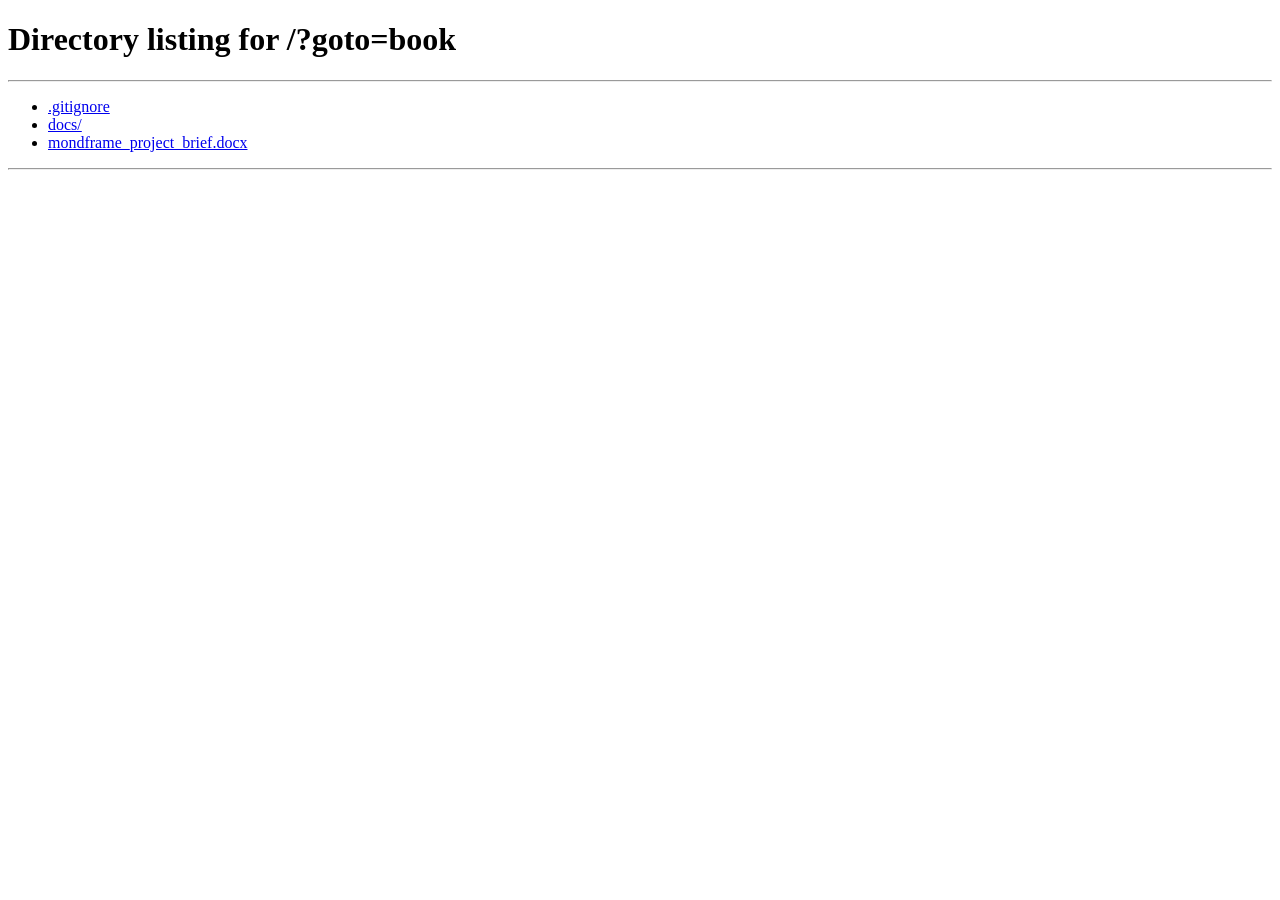
<file: docs/book/index.html>
<!DOCTYPE html>
<html lang="en">
<head>
<meta charset="UTF-8">
<title>Mondframe</title>
<link rel="canonical" href="https://mondframe.com/book">
<script>location.replace('/?goto=book');</script>
<meta http-equiv="refresh" content="0;url=/?goto=book">
</head>
<body></body>
</html>
</file>
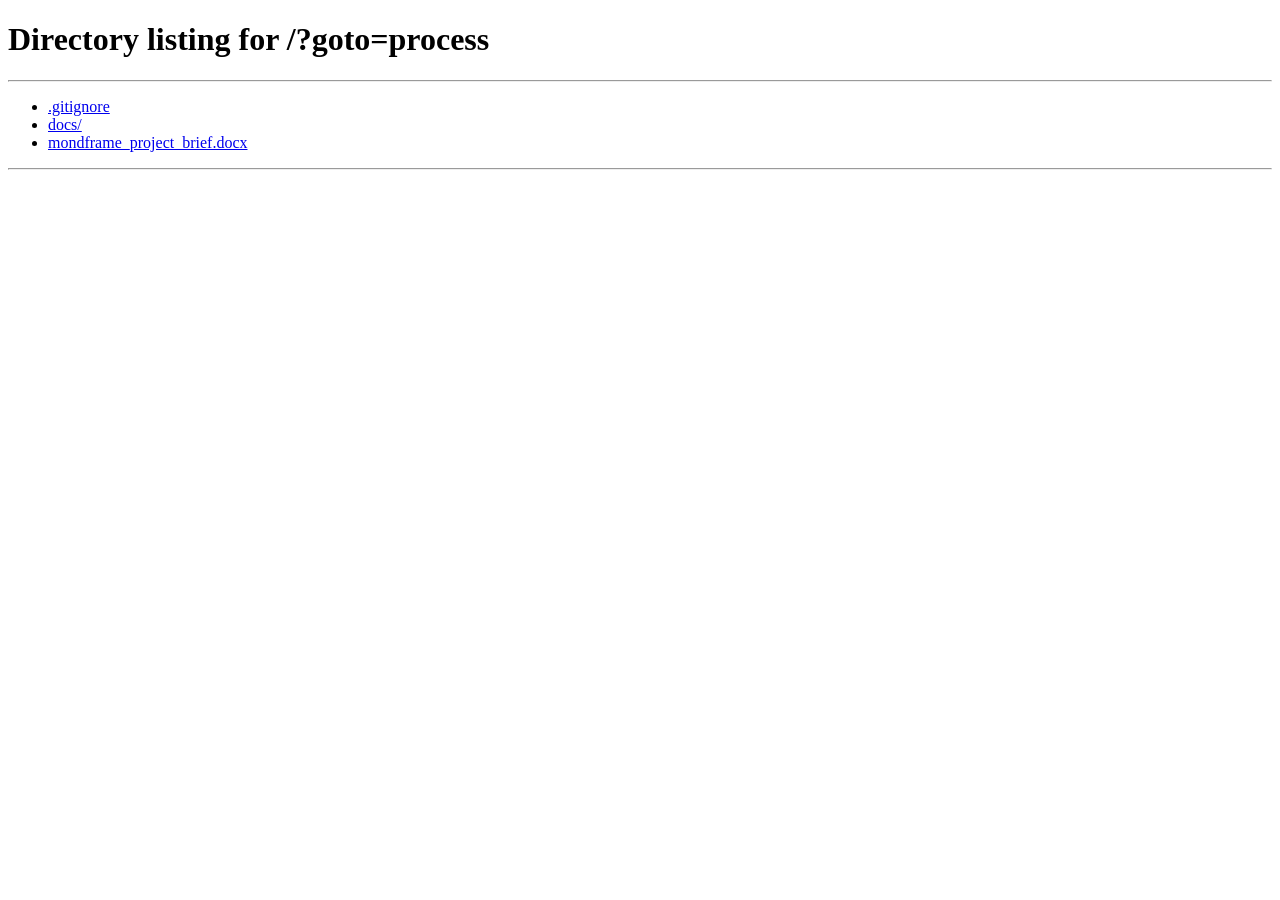
<file: docs/process/index.html>
<!DOCTYPE html>
<html lang="en">
<head>
<meta charset="UTF-8">
<title>Mondframe</title>
<link rel="canonical" href="https://mondframe.com/process">
<script>location.replace('/?goto=process');</script>
<meta http-equiv="refresh" content="0;url=/?goto=process">
</head>
<body></body>
</html>
</file>
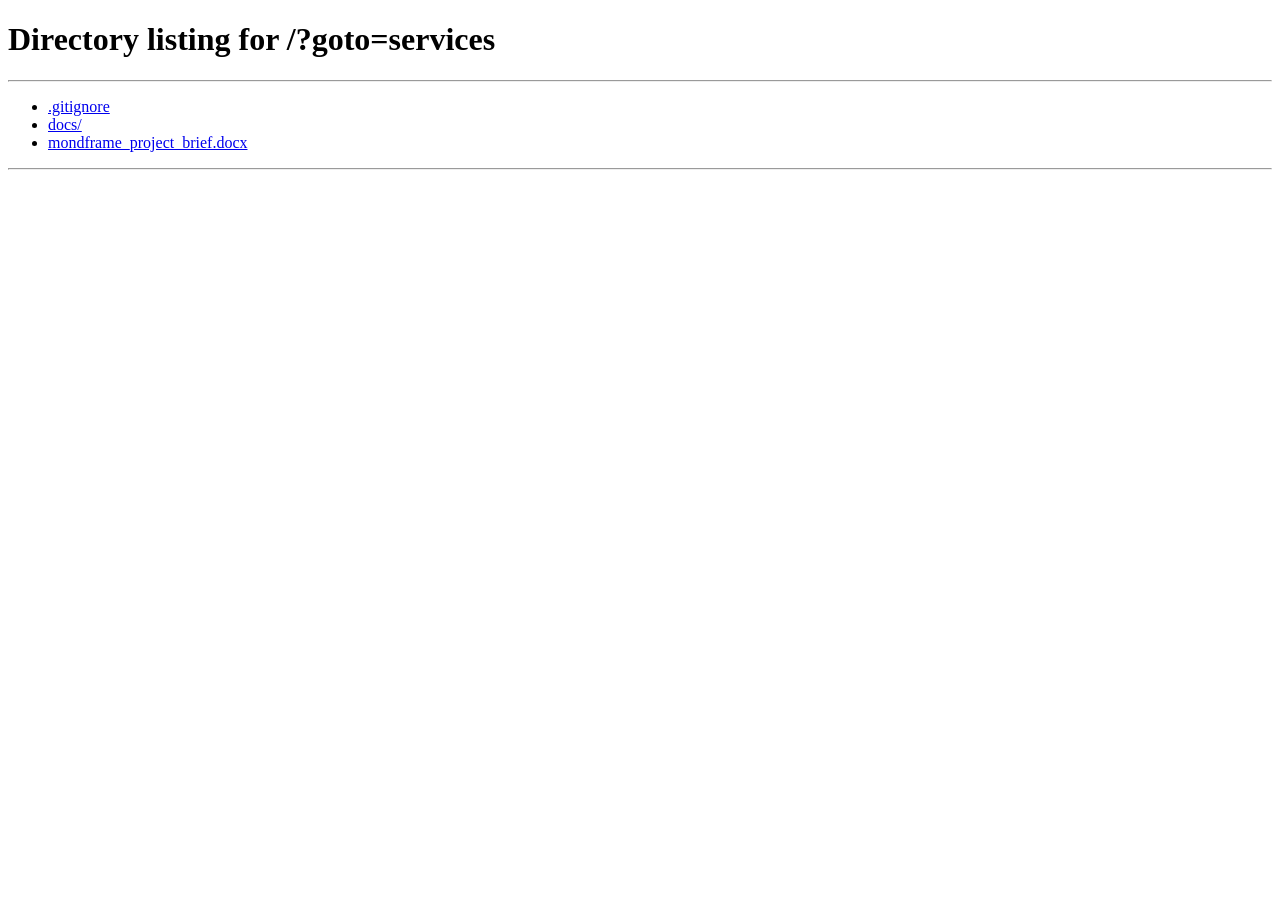
<file: docs/services/index.html>
<!DOCTYPE html>
<html lang="en">
<head>
<meta charset="UTF-8">
<title>Mondframe</title>
<link rel="canonical" href="https://mondframe.com/services">
<script>location.replace('/?goto=services');</script>
<meta http-equiv="refresh" content="0;url=/?goto=services">
</head>
<body></body>
</html>
</file>
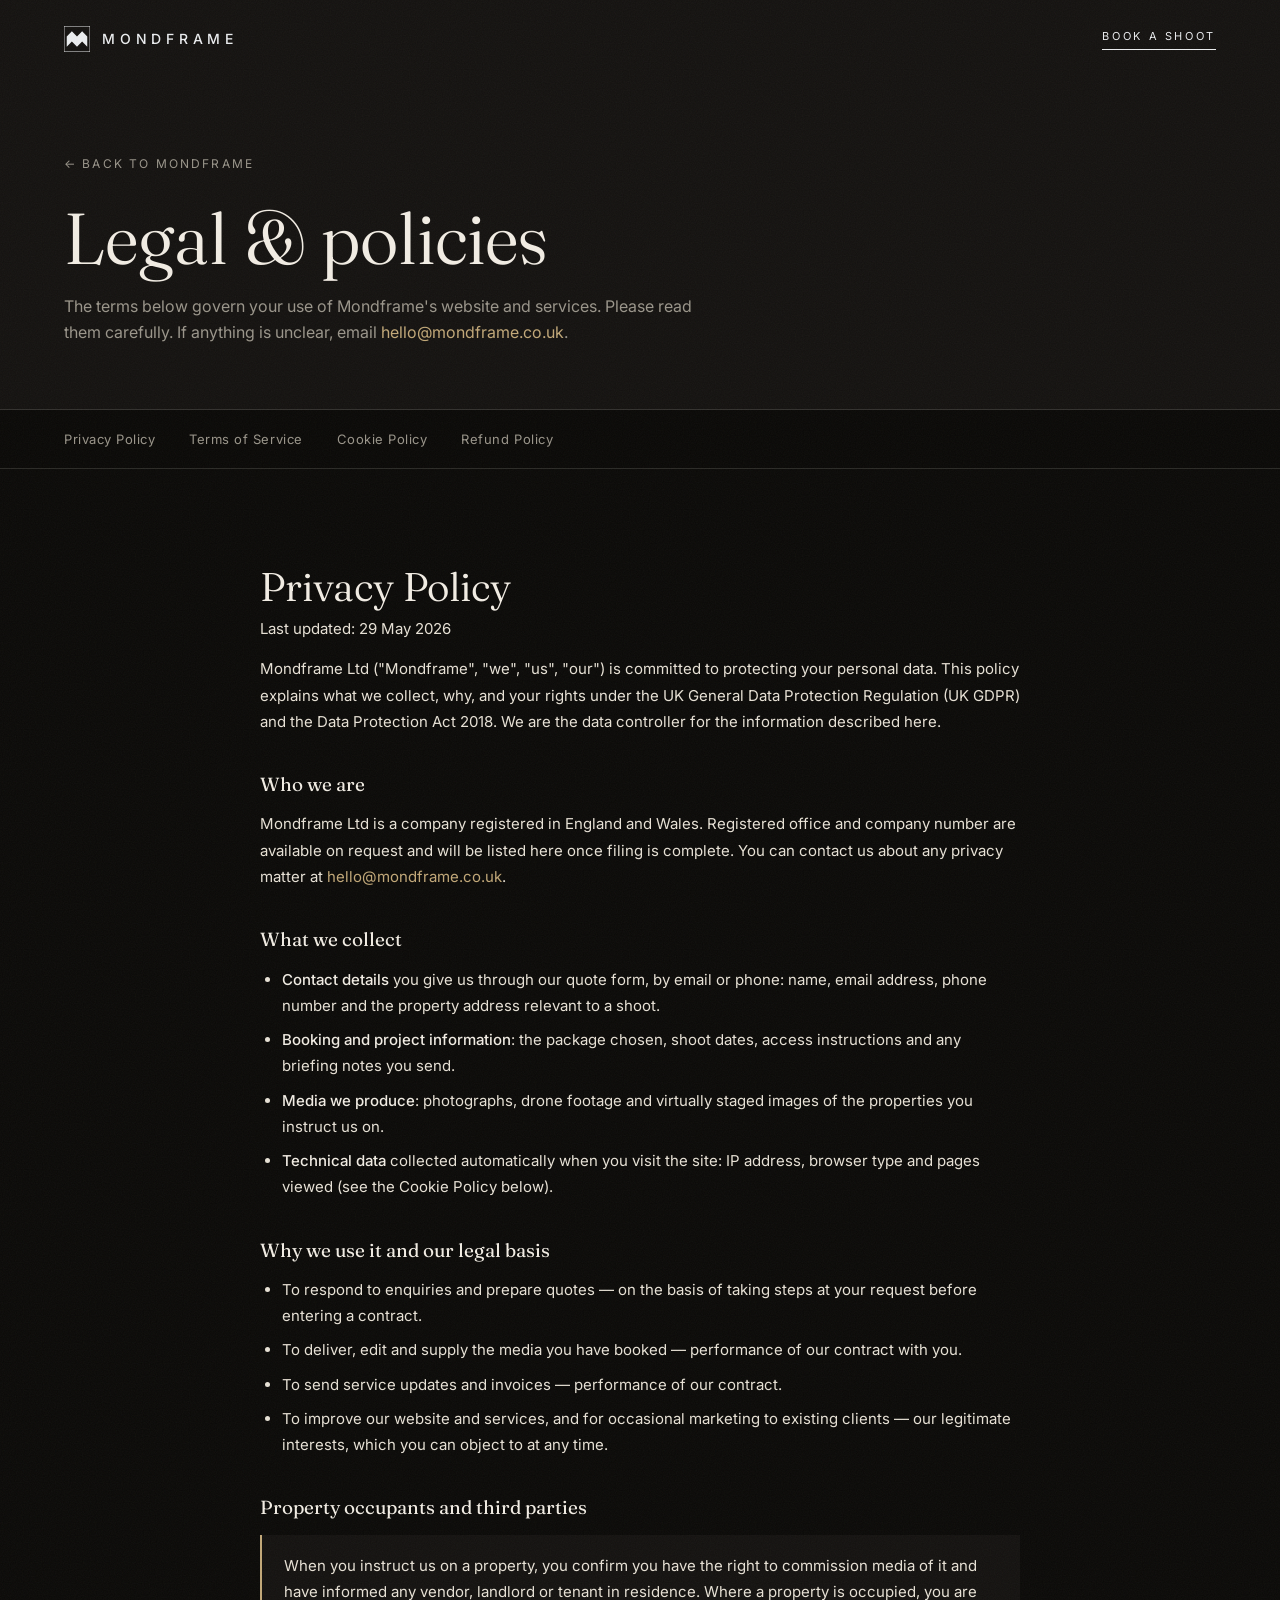
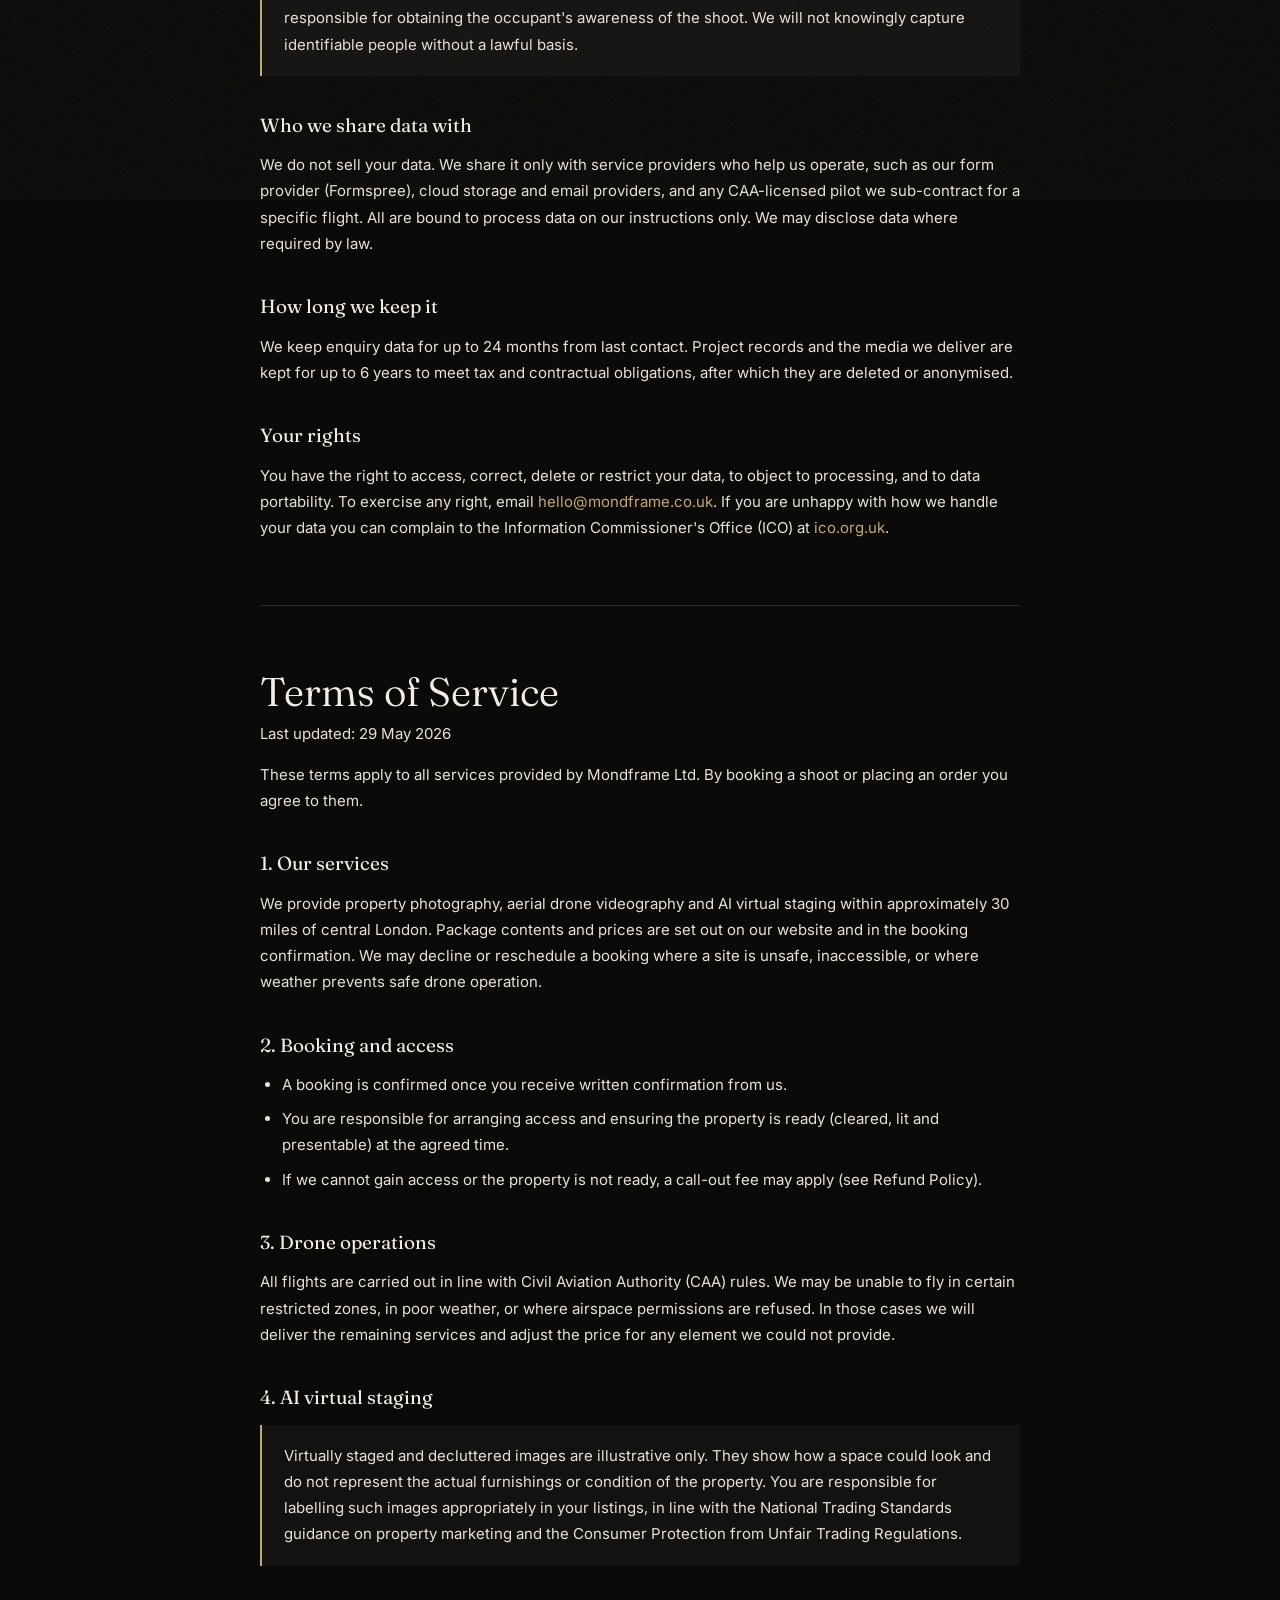
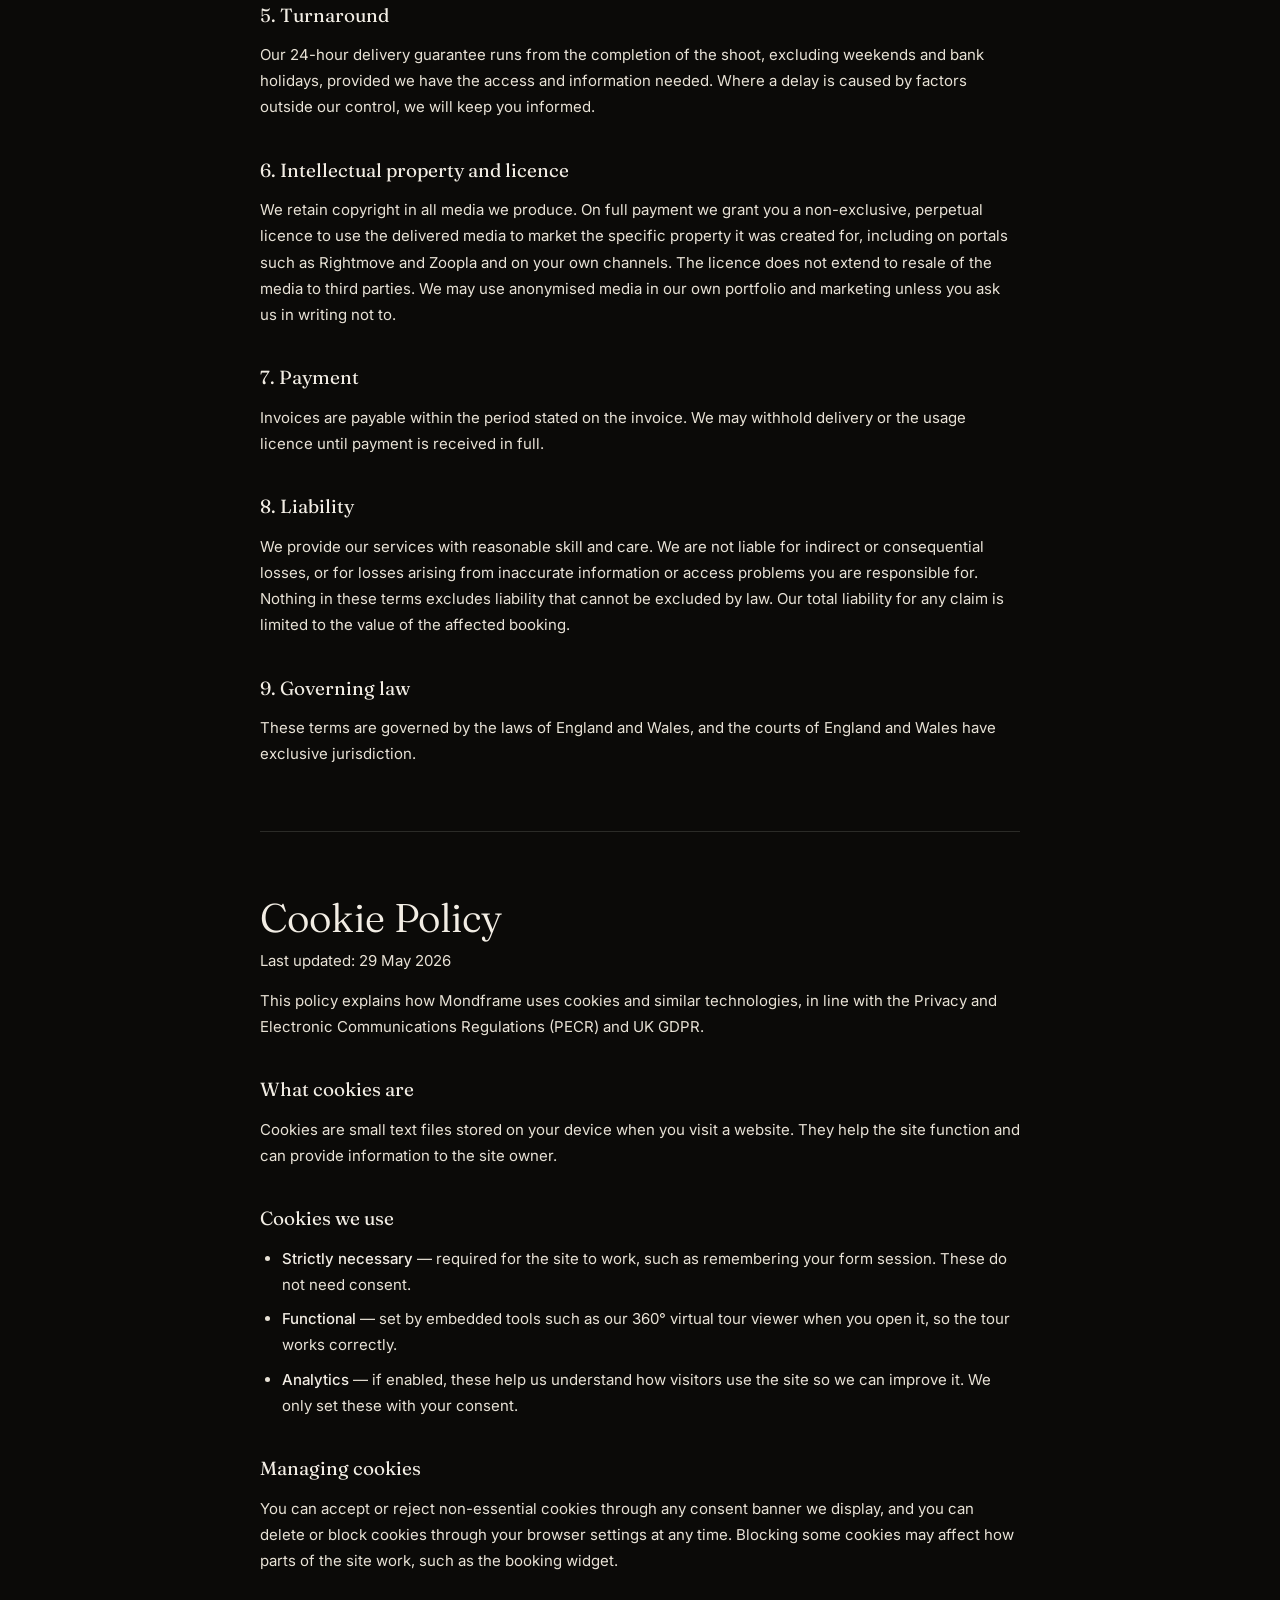
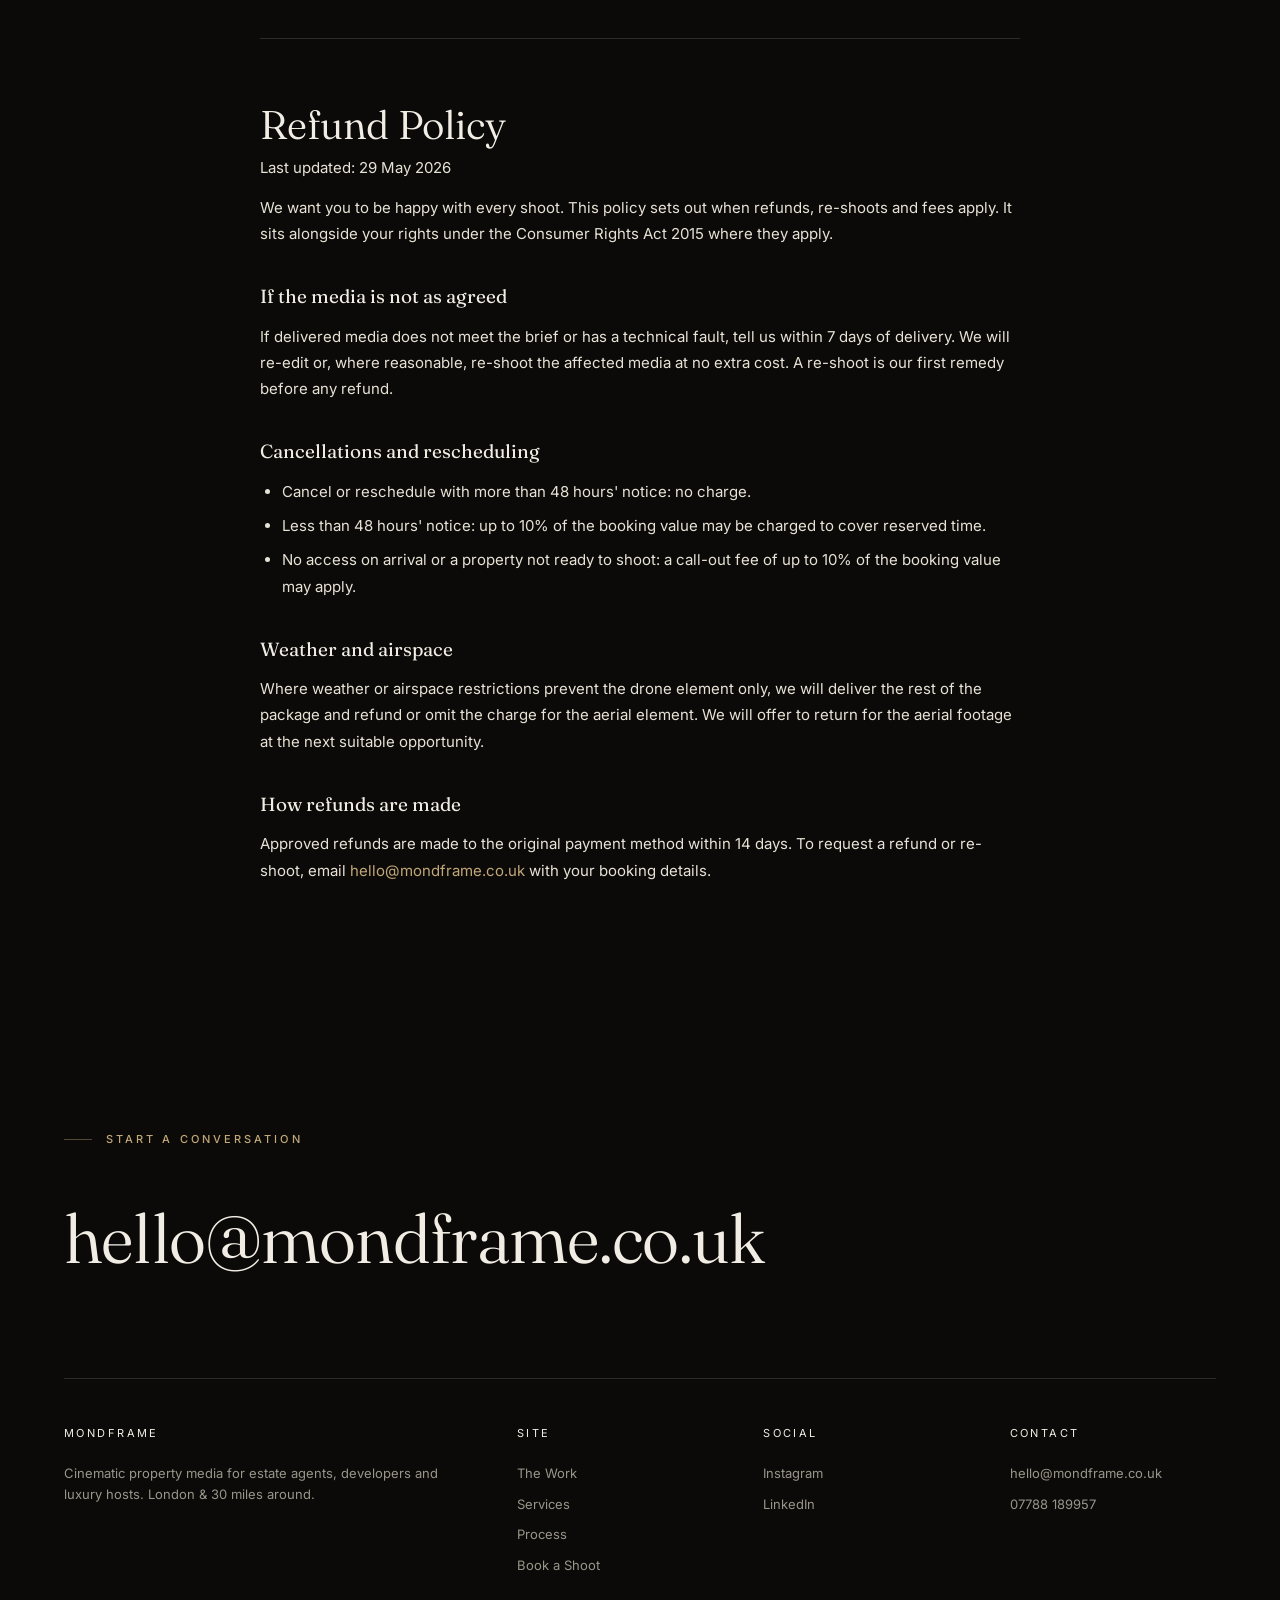
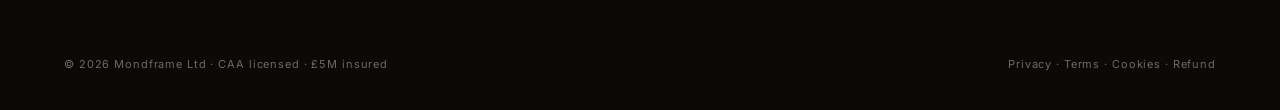
<file: docs/legal.html>
<!DOCTYPE html>
<html lang="en">
<head>
    <meta charset="UTF-8">
    <meta name="viewport" content="width=device-width, initial-scale=1.0">
    <title>Legal — Mondframe</title>
    <meta name="description" content="Mondframe legal information: Privacy Policy, Terms of Service, Cookie Policy and Refund Policy.">
    <link rel="icon" type="image/svg+xml" href="images/favicon.svg">
    <link rel="preconnect" href="https://fonts.googleapis.com">
    <link rel="preconnect" href="https://fonts.gstatic.com" crossorigin>
    <link href="https://fonts.googleapis.com/css2?family=Fraunces:ital,opsz,wght@0,9..144,300..600;1,9..144,300..600&family=Inter:wght@400;500&display=swap" rel="stylesheet">
    <link rel="stylesheet" href="main.css?v=2">
    <style>
        /* Legal page — built on main.css design tokens */
        .legal-hero{background:var(--ink-2);padding:clamp(96px,13vw,150px) var(--pad) clamp(40px,6vw,64px);border-bottom:1px solid var(--line);}
        .legal-hero .back-link{display:inline-block;margin-bottom:28px;font-size:12px;letter-spacing:.18em;text-transform:uppercase;color:var(--grey);}
        .legal-hero .back-link:hover{color:var(--gold);}
        .legal-hero h1{font-family:var(--font-display);font-weight:340;font-size:clamp(40px,7vw,72px);line-height:1.04;margin-bottom:18px;}
        .legal-hero p{font-size:16px;line-height:1.6;color:var(--grey);max-width:640px;}
        .legal-hero a{color:var(--gold);}

        .legal-nav{position:sticky;top:0;z-index:50;background:rgba(11,10,8,.92);backdrop-filter:blur(10px);border-bottom:1px solid var(--line);}
        .legal-nav ul{display:flex;gap:clamp(18px,3vw,34px);flex-wrap:wrap;list-style:none;margin:0;padding:16px var(--pad);}
        .legal-nav a{font-size:13px;letter-spacing:.04em;color:var(--grey);transition:color .25s var(--ease);}
        .legal-nav a:hover{color:var(--gold);}

        .legal-body{padding:clamp(56px,8vw,96px) var(--pad);}
        .legal-wrap{max-width:760px;margin:0 auto;}
        .legal-section{padding-top:64px;}
        .legal-section:first-child{padding-top:0;}
        .legal-section h2{font-family:var(--font-display);font-weight:340;font-size:clamp(28px,4vw,40px);line-height:1.08;margin-bottom:8px;}
        .legal-updated{font-size:13px;color:var(--grey-dark);margin-bottom:28px;}
        .legal-section h3{font-family:var(--font-display);font-weight:400;font-size:19px;margin:34px 0 12px;}
        .legal-section p,.legal-section li{font-size:15px;line-height:1.75;color:var(--paper-2);margin-bottom:14px;}
        .legal-section ul{list-style:disc;padding-left:22px;margin-bottom:14px;}
        .legal-section li{margin-bottom:8px;}
        .legal-section strong{color:var(--paper);font-weight:500;}
        .legal-section a{color:var(--gold);}
        .legal-section a:hover{text-decoration:underline;}
        .legal-divider{border:none;border-top:1px solid var(--line);margin:64px 0 0;}
        .legal-note{background:var(--ink-2);border-left:2px solid var(--gold);padding:18px 22px;margin-bottom:14px;}
        .legal-note p{margin-bottom:0;}

        @media (max-width:768px){.legal-section{padding-top:48px;}}
    </style>
</head>
<body class="ready">

<!-- Nav -->
<header class="nav">
    <a href="/" class="brand" aria-label="Mondframe home">
        <svg viewBox="0 0 132.49 132.49" fill="currentColor" aria-hidden="true">
            <path d="M130.49,2v128.49H2V2h128.49M132.49,0H0v132.49h132.49V0h0Z"/>
            <polygon points="40.14 27.04 13.98 53.2 13.95 105.48 40.1 79.32 66.23 105.45 66.26 53.17"/>
            <polygon points="92.42 27.01 66.26 53.17 66.23 105.45 92.39 79.29 118.51 105.41 118.54 53.13"/>
        </svg>
        Mondframe
    </a>
    <div class="nav-right">
        <a href="/book" class="nav-book">Book a shoot</a>
    </div>
</header>

<header class="legal-hero">
    <a href="/" class="back-link">← Back to Mondframe</a>
    <h1>Legal &amp; policies</h1>
    <p>The terms below govern your use of Mondframe's website and services. Please read them carefully. If anything is unclear, email <a href="mailto:hello@mondframe.co.uk">hello@mondframe.co.uk</a>.</p>
</header>

<nav class="legal-nav">
    <ul>
        <li><a href="#privacy">Privacy Policy</a></li>
        <li><a href="#terms">Terms of Service</a></li>
        <li><a href="#cookies">Cookie Policy</a></li>
        <li><a href="#refund">Refund Policy</a></li>
    </ul>
</nav>

<main class="legal-body">
    <div class="legal-wrap">

        <!-- ============ PRIVACY ============ -->
        <section class="legal-section" id="privacy">
            <h2>Privacy Policy</h2>
            <p class="legal-updated">Last updated: 29 May 2026</p>

            <p>Mondframe Ltd ("Mondframe", "we", "us", "our") is committed to protecting your personal data. This policy explains what we collect, why, and your rights under the UK General Data Protection Regulation (UK GDPR) and the Data Protection Act 2018. We are the data controller for the information described here.</p>

            <h3>Who we are</h3>
            <p>Mondframe Ltd is a company registered in England and Wales. Registered office and company number are available on request and will be listed here once filing is complete. You can contact us about any privacy matter at <a href="mailto:hello@mondframe.co.uk">hello@mondframe.co.uk</a>.</p>

            <h3>What we collect</h3>
            <ul>
                <li><strong>Contact details</strong> you give us through our quote form, by email or phone: name, email address, phone number and the property address relevant to a shoot.</li>
                <li><strong>Booking and project information</strong>: the package chosen, shoot dates, access instructions and any briefing notes you send.</li>
                <li><strong>Media we produce</strong>: photographs, drone footage and virtually staged images of the properties you instruct us on.</li>
                <li><strong>Technical data</strong> collected automatically when you visit the site: IP address, browser type and pages viewed (see the Cookie Policy below).</li>
            </ul>

            <h3>Why we use it and our legal basis</h3>
            <ul>
                <li>To respond to enquiries and prepare quotes — on the basis of taking steps at your request before entering a contract.</li>
                <li>To deliver, edit and supply the media you have booked — performance of our contract with you.</li>
                <li>To send service updates and invoices — performance of our contract.</li>
                <li>To improve our website and services, and for occasional marketing to existing clients — our legitimate interests, which you can object to at any time.</li>
            </ul>

            <h3>Property occupants and third parties</h3>
            <div class="legal-note">
                <p>When you instruct us on a property, you confirm you have the right to commission media of it and have informed any vendor, landlord or tenant in residence. Where a property is occupied, you are responsible for obtaining the occupant's awareness of the shoot. We will not knowingly capture identifiable people without a lawful basis.</p>
            </div>

            <h3>Who we share data with</h3>
            <p>We do not sell your data. We share it only with service providers who help us operate, such as our form provider (Formspree), cloud storage and email providers, and any CAA-licensed pilot we sub-contract for a specific flight. All are bound to process data on our instructions only. We may disclose data where required by law.</p>

            <h3>How long we keep it</h3>
            <p>We keep enquiry data for up to 24 months from last contact. Project records and the media we deliver are kept for up to 6 years to meet tax and contractual obligations, after which they are deleted or anonymised.</p>

            <h3>Your rights</h3>
            <p>You have the right to access, correct, delete or restrict your data, to object to processing, and to data portability. To exercise any right, email <a href="mailto:hello@mondframe.co.uk">hello@mondframe.co.uk</a>. If you are unhappy with how we handle your data you can complain to the Information Commissioner's Office (ICO) at <a href="https://ico.org.uk" target="_blank" rel="noopener noreferrer">ico.org.uk</a>.</p>
        </section>

        <hr class="legal-divider">

        <!-- ============ TERMS ============ -->
        <section class="legal-section" id="terms">
            <h2>Terms of Service</h2>
            <p class="legal-updated">Last updated: 29 May 2026</p>

            <p>These terms apply to all services provided by Mondframe Ltd. By booking a shoot or placing an order you agree to them.</p>

            <h3>1. Our services</h3>
            <p>We provide property photography, aerial drone videography and AI virtual staging within approximately 30 miles of central London. Package contents and prices are set out on our website and in the booking confirmation. We may decline or reschedule a booking where a site is unsafe, inaccessible, or where weather prevents safe drone operation.</p>

            <h3>2. Booking and access</h3>
            <ul>
                <li>A booking is confirmed once you receive written confirmation from us.</li>
                <li>You are responsible for arranging access and ensuring the property is ready (cleared, lit and presentable) at the agreed time.</li>
                <li>If we cannot gain access or the property is not ready, a call-out fee may apply (see Refund Policy).</li>
            </ul>

            <h3>3. Drone operations</h3>
            <p>All flights are carried out in line with Civil Aviation Authority (CAA) rules. We may be unable to fly in certain restricted zones, in poor weather, or where airspace permissions are refused. In those cases we will deliver the remaining services and adjust the price for any element we could not provide.</p>

            <h3>4. AI virtual staging</h3>
            <div class="legal-note">
                <p>Virtually staged and decluttered images are illustrative only. They show how a space could look and do not represent the actual furnishings or condition of the property. You are responsible for labelling such images appropriately in your listings, in line with the National Trading Standards guidance on property marketing and the Consumer Protection from Unfair Trading Regulations.</p>
            </div>

            <h3>5. Turnaround</h3>
            <p>Our 24-hour delivery guarantee runs from the completion of the shoot, excluding weekends and bank holidays, provided we have the access and information needed. Where a delay is caused by factors outside our control, we will keep you informed.</p>

            <h3>6. Intellectual property and licence</h3>
            <p>We retain copyright in all media we produce. On full payment we grant you a non-exclusive, perpetual licence to use the delivered media to market the specific property it was created for, including on portals such as Rightmove and Zoopla and on your own channels. The licence does not extend to resale of the media to third parties. We may use anonymised media in our own portfolio and marketing unless you ask us in writing not to.</p>

            <h3>7. Payment</h3>
            <p>Invoices are payable within the period stated on the invoice. We may withhold delivery or the usage licence until payment is received in full.</p>

            <h3>8. Liability</h3>
            <p>We provide our services with reasonable skill and care. We are not liable for indirect or consequential losses, or for losses arising from inaccurate information or access problems you are responsible for. Nothing in these terms excludes liability that cannot be excluded by law. Our total liability for any claim is limited to the value of the affected booking.</p>

            <h3>9. Governing law</h3>
            <p>These terms are governed by the laws of England and Wales, and the courts of England and Wales have exclusive jurisdiction.</p>
        </section>

        <hr class="legal-divider">

        <!-- ============ COOKIES ============ -->
        <section class="legal-section" id="cookies">
            <h2>Cookie Policy</h2>
            <p class="legal-updated">Last updated: 29 May 2026</p>

            <p>This policy explains how Mondframe uses cookies and similar technologies, in line with the Privacy and Electronic Communications Regulations (PECR) and UK GDPR.</p>

            <h3>What cookies are</h3>
            <p>Cookies are small text files stored on your device when you visit a website. They help the site function and can provide information to the site owner.</p>

            <h3>Cookies we use</h3>
            <ul>
                <li><strong>Strictly necessary</strong> — required for the site to work, such as remembering your form session. These do not need consent.</li>
                <li><strong>Functional</strong> — set by embedded tools such as our 360° virtual tour viewer when you open it, so the tour works correctly.</li>
                <li><strong>Analytics</strong> — if enabled, these help us understand how visitors use the site so we can improve it. We only set these with your consent.</li>
            </ul>

            <h3>Managing cookies</h3>
            <p>You can accept or reject non-essential cookies through any consent banner we display, and you can delete or block cookies through your browser settings at any time. Blocking some cookies may affect how parts of the site work, such as the booking widget.</p>
        </section>

        <hr class="legal-divider">

        <!-- ============ REFUND ============ -->
        <section class="legal-section" id="refund">
            <h2>Refund Policy</h2>
            <p class="legal-updated">Last updated: 29 May 2026</p>

            <p>We want you to be happy with every shoot. This policy sets out when refunds, re-shoots and fees apply. It sits alongside your rights under the Consumer Rights Act 2015 where they apply.</p>

            <h3>If the media is not as agreed</h3>
            <p>If delivered media does not meet the brief or has a technical fault, tell us within 7 days of delivery. We will re-edit or, where reasonable, re-shoot the affected media at no extra cost. A re-shoot is our first remedy before any refund.</p>

            <h3>Cancellations and rescheduling</h3>
            <ul>
                <li>Cancel or reschedule with more than 48 hours' notice: no charge.</li>
                <li>Less than 48 hours' notice: up to 10% of the booking value may be charged to cover reserved time.</li>
                <li>No access on arrival or a property not ready to shoot: a call-out fee of up to 10% of the booking value may apply.</li>
            </ul>

            <h3>Weather and airspace</h3>
            <p>Where weather or airspace restrictions prevent the drone element only, we will deliver the rest of the package and refund or omit the charge for the aerial element. We will offer to return for the aerial footage at the next suitable opportunity.</p>

            <h3>How refunds are made</h3>
            <p>Approved refunds are made to the original payment method within 14 days. To request a refund or re-shoot, email <a href="mailto:hello@mondframe.co.uk">hello@mondframe.co.uk</a> with your booking details.</p>
        </section>

    </div>
</main>

<!-- Footer -->
<footer class="footer">
    <div class="footer-cta">
        <span class="label">Start a conversation</span><br><br>
        <a class="footer-mail" href="mailto:hello@mondframe.co.uk">hello@mondframe.co.uk</a>
    </div>

    <div class="footer-grid">
        <div class="footer-col">
            <p class="ft">Mondframe</p>
            <p>Cinematic property media for estate agents, developers and luxury hosts. London &amp; 30 miles around.</p>
        </div>
        <div class="footer-col">
            <p class="ft">Site</p>
            <ul>
                <li><a href="/work">The Work</a></li>
                <li><a href="/services">Services</a></li>
                <li><a href="/process">Process</a></li>
                <li><a href="/book">Book a Shoot</a></li>
            </ul>
        </div>
        <div class="footer-col">
            <p class="ft">Social</p>
            <ul>
                <li><a href="https://instagram.com/ugluunice" target="_blank" rel="noopener">Instagram</a></li>
                <li><a href="https://www.linkedin.com/company/mondframe" target="_blank" rel="noopener">LinkedIn</a></li>
            </ul>
        </div>
        <div class="footer-col">
            <p class="ft">Contact</p>
            <ul>
                <li><a href="mailto:hello@mondframe.co.uk">hello@mondframe.co.uk</a></li>
                <li><a href="tel:+447788189957">07788 189957</a></li>
            </ul>
        </div>
    </div>

    <div class="footer-bottom">
        <p>© 2026 Mondframe Ltd · CAA licensed · £5M insured</p>
        <p><a href="legal.html#privacy">Privacy</a> · <a href="legal.html#terms">Terms</a> · <a href="legal.html#cookies">Cookies</a> · <a href="legal.html#refund">Refund</a></p>
    </div>
</footer>

</body>
</html>
</file>
<file: docs/main.css>
/* ============================================================
   MONDFRAME — Editorial / cinematic design system
   ============================================================ */

:root{
    --ink:        #0B0A08;
    --ink-2:      #141210;
    --ink-3:      #1D1A16;
    --paper:      #F2EDE4;
    --paper-2:    #E8E2D6;
    --grey:       #9A958A;
    --grey-dark:  #6E6A61;
    --gold:       #C2A878;
    --gold-soft:  rgba(194,168,120,.4);
    --line:       rgba(242,237,228,.14);
    --line-dark:  rgba(11,10,8,.14);

    --font-display: 'Fraunces', Georgia, serif;
    --font-body:    'Inter', -apple-system, sans-serif;

    --pad: clamp(20px, 5vw, 72px);
    --ease: cubic-bezier(.65,.05,.36,1);
}

*{margin:0;padding:0;box-sizing:border-box;}
html{scroll-behavior:auto;}
html.lenis,html.lenis body{height:auto;}
.lenis.lenis-smooth{scroll-behavior:auto!important;}

body{
    font-family:var(--font-body);
    background:var(--ink);
    color:var(--paper);
    font-size:16px;
    line-height:1.6;
    -webkit-font-smoothing:antialiased;
    overflow-x:hidden;
}

::selection{background:var(--gold);color:var(--ink);}

img,video{display:block;max-width:100%;}
a{color:inherit;text-decoration:none;}
button{font:inherit;color:inherit;background:none;border:none;cursor:pointer;}
ul{list-style:none;}

/* Film grain */
body::after{
    content:"";position:fixed;inset:-100%;z-index:2000;pointer-events:none;opacity:.05;
    background-image:url("data:image/svg+xml,%3Csvg xmlns='http://www.w3.org/2000/svg' width='220' height='220'%3E%3Cfilter id='n'%3E%3CfeTurbulence type='fractalNoise' baseFrequency='.85' numOctaves='2'/%3E%3C/filter%3E%3Crect width='100%25' height='100%25' filter='url(%23n)'/%3E%3C/svg%3E");
    animation:grain 9s steps(10) infinite;
}
@keyframes grain{
    0%,100%{transform:translate(0,0)} 10%{transform:translate(-3%,-5%)} 20%{transform:translate(4%,3%)}
    30%{transform:translate(-4%,6%)} 40%{transform:translate(5%,-4%)} 50%{transform:translate(-3%,3%)}
    60%{transform:translate(4%,5%)} 70%{transform:translate(-5%,-3%)} 80%{transform:translate(3%,4%)} 90%{transform:translate(-4%,-6%)}
}

/* ---------- Type & utilities ---------- */
.label{
    font-size:11px;font-weight:500;letter-spacing:.28em;text-transform:uppercase;
    color:var(--gold);display:inline-flex;align-items:center;gap:14px;
}
.label::before{content:"";width:28px;height:1px;background:var(--gold-soft);}
.display{
    font-family:var(--font-display);font-weight:340;line-height:1.02;
    letter-spacing:-0.015em;
    font-variation-settings:"opsz" 120;
}
.display em{font-style:italic;font-weight:330;color:var(--gold);}
.h-xl{font-size:clamp(44px,8.5vw,128px);}
.h-lg{font-size:clamp(36px,5.6vw,84px);}
.h-md{font-size:clamp(28px,3.6vw,54px);}
.lede{font-size:clamp(15px,1.3vw,18px);color:var(--grey);max-width:46ch;font-weight:400;}

.section{padding:clamp(90px,12vw,180px) var(--pad);}
.light{background:var(--paper);color:var(--ink);}
.light .lede{color:var(--grey-dark);}
.light ::selection{background:var(--ink);color:var(--paper);}

/* split-text reveal */
[data-split] .w{display:inline-block;overflow:hidden;vertical-align:top;padding-bottom:.08em;margin-bottom:-.08em;}
[data-split] .wi{display:inline-block;transform:translateY(115%);will-change:transform;}
.no-js [data-split] .wi,html.reduced [data-split] .wi{transform:none;}

[data-reveal]{opacity:0;transform:translateY(36px);}
html.reduced [data-reveal],.no-js [data-reveal]{opacity:1;transform:none;}

/* ---------- Buttons ---------- */
.btn{
    position:relative;display:inline-flex;align-items:center;gap:14px;
    padding:18px 34px;border-radius:999px;
    font-size:13px;font-weight:500;letter-spacing:.14em;text-transform:uppercase;
    border:1px solid var(--line);overflow:hidden;
    transition:color .45s var(--ease),border-color .45s var(--ease);
    isolation:isolate;white-space:nowrap;
}
.btn::before{
    content:"";position:absolute;inset:0;z-index:-1;background:var(--gold);
    transform:scaleY(0);transform-origin:bottom;transition:transform .45s var(--ease);
    border-radius:inherit;
}
.btn:hover{color:var(--ink);border-color:var(--gold);}
.btn:hover::before{transform:scaleY(1);}
.btn .arr{transition:transform .45s var(--ease);}
.btn:hover .arr{transform:translateX(5px);}
.btn-solid{background:var(--gold);color:var(--ink);border-color:var(--gold);}
.btn-solid::before{background:var(--paper);}
.light .btn{border-color:var(--line-dark);}

/* ---------- Custom cursor ---------- */
.cursor{position:fixed;top:0;left:0;z-index:3000;pointer-events:none;mix-blend-mode:difference;}
.cursor-dot{position:absolute;width:6px;height:6px;margin:-3px;border-radius:50%;background:#fff;}
.cursor-ring{
    position:absolute;width:44px;height:44px;margin:-22px;border-radius:50%;
    border:1px solid rgba(255,255,255,.6);
    display:flex;align-items:center;justify-content:center;
    transition:width .35s var(--ease),height .35s var(--ease),margin .35s var(--ease),background .35s var(--ease);
}
.cursor-ring span{font-size:10px;letter-spacing:.2em;text-transform:uppercase;color:#000;opacity:0;transition:opacity .25s;}
.cursor.is-hover .cursor-ring{width:18px;height:18px;margin:-9px;background:#fff;}
.cursor.is-label .cursor-ring{width:88px;height:88px;margin:-44px;background:#fff;border-color:#fff;}
.cursor.is-label .cursor-ring span{opacity:1;}
.cursor.is-label .cursor-dot{opacity:0;}
@media (pointer:coarse){.cursor{display:none;}}

/* ---------- Preloader ---------- */
.loader{
    position:fixed;inset:0;z-index:4000;background:var(--ink);
    display:flex;align-items:center;justify-content:center;flex-direction:column;gap:26px;
    transition:transform 1s var(--ease);
}
.loader.done{transform:translateY(-101%);}
.loader-mark{width:54px;height:54px;color:var(--gold);}
.loader-count{
    font-family:var(--font-display);font-size:13px;letter-spacing:.3em;color:var(--grey);
    display:flex;gap:18px;align-items:center;
}
.loader-bar{width:120px;height:1px;background:var(--line);position:relative;overflow:hidden;}
.loader-bar i{position:absolute;inset:0;background:var(--gold);transform:scaleX(0);transform-origin:left;}

/* ---------- Nav ---------- */
.nav{
    position:fixed;top:0;left:0;right:0;z-index:1000;
    display:flex;align-items:center;justify-content:space-between;
    padding:26px var(--pad);
    mix-blend-mode:difference;color:#fff;
    transition:transform .5s var(--ease);
}
.nav.hidden{transform:translateY(-110%);}
.brand{display:flex;align-items:center;gap:12px;font-size:14px;letter-spacing:.34em;font-weight:500;text-transform:uppercase;}
.brand svg{width:26px;height:26px;}
.nav-right{display:flex;align-items:center;gap:34px;}
.nav-book{font-size:11px;letter-spacing:.24em;text-transform:uppercase;position:relative;padding-bottom:4px;}
.nav-book::after{content:"";position:absolute;left:0;bottom:0;width:100%;height:1px;background:currentColor;transform-origin:right;transition:transform .4s var(--ease);}
.nav-book:hover::after{transform:scaleX(0);transform-origin:left;}
.menu-btn{display:flex;align-items:center;gap:12px;font-size:11px;letter-spacing:.24em;text-transform:uppercase;}
.menu-btn .lines{display:flex;flex-direction:column;gap:5px;width:26px;}
.menu-btn .lines i{height:1px;background:currentColor;transition:transform .4s var(--ease),width .4s var(--ease);}
.menu-btn .lines i:last-child{width:60%;align-self:flex-end;}
.menu-btn:hover .lines i:last-child{width:100%;}

/* Menu overlay */
.menu{
    position:fixed;inset:0;z-index:1500;background:var(--ink-2);
    clip-path:inset(0 0 100% 0);transition:clip-path .8s var(--ease);
    display:flex;flex-direction:column;justify-content:flex-end;
    padding:var(--pad);visibility:hidden;
}
.menu.open{clip-path:inset(0 0 0% 0);visibility:visible;}
.menu-close{position:absolute;top:26px;right:var(--pad);font-size:11px;letter-spacing:.24em;text-transform:uppercase;color:var(--grey);}
.menu-close:hover{color:var(--paper);}
.menu-links{display:flex;flex-direction:column;gap:4px;margin-bottom:8vh;}
.menu-links a{
    font-family:var(--font-display);font-size:clamp(40px,7vw,86px);font-weight:340;line-height:1.06;
    display:flex;align-items:baseline;gap:22px;color:var(--paper);width:max-content;max-width:100%;
    transition:color .4s,transform .55s var(--ease);
}
.menu-links a sup{font-family:var(--font-body);font-size:11px;letter-spacing:.2em;color:var(--gold);}
.menu-links a:hover{color:var(--gold);transform:translateX(18px);}
.menu-foot{display:flex;justify-content:space-between;gap:30px;flex-wrap:wrap;border-top:1px solid var(--line);padding-top:28px;font-size:13px;color:var(--grey);}
.menu-foot a:hover{color:var(--gold);}

/* ---------- Hero ---------- */
.hero{position:relative;height:100vh;overflow:hidden;background:var(--ink);}
.hero-pin{position:relative;height:100%;}
.hero-canvas{position:absolute;inset:0;}
.hero-canvas canvas{display:block;width:100%;height:100%;}
.hero-media{position:absolute;inset:0;}
.hero-media video{
    position:absolute;width:100%;height:100%;object-fit:cover;
    transition:opacity .8s linear;
}
.hero-media .v-interior{opacity:0;}
.hero-media::after{content:"";position:absolute;inset:0;background:linear-gradient(180deg,rgba(11,10,8,.5),rgba(11,10,8,.25) 40%,rgba(11,10,8,.78));}
/* when three.js is driving, hide the flat media layer */
.hero.gl .hero-media{display:none;}
.hero-pin::after{
    content:"";position:absolute;inset:0;z-index:3;pointer-events:none;
    background:linear-gradient(180deg,rgba(11,10,8,.4),transparent 32%,transparent 52%,rgba(11,10,8,.86) 94%);
}

.hero-content{
    position:absolute;inset:0;z-index:5;display:flex;flex-direction:column;
    justify-content:flex-end;padding:0 var(--pad) 11vh;pointer-events:none;
}
.hero-content .label{margin-bottom:26px;}
.hero-title{max-width:11ch;margin-bottom:30px;}
.hero-sub{margin-bottom:40px;}
.hero-ctas{display:flex;gap:18px;flex-wrap:wrap;pointer-events:auto;}
.hero-meta{
    position:absolute;right:var(--pad);bottom:11vh;z-index:5;text-align:right;
    font-size:11px;letter-spacing:.22em;text-transform:uppercase;color:var(--grey);
    display:flex;flex-direction:column;gap:8px;
}
.hero-scroll{
    position:absolute;left:50%;bottom:28px;transform:translateX(-50%);z-index:5;
    font-size:10px;letter-spacing:.3em;text-transform:uppercase;color:var(--grey);
    display:flex;flex-direction:column;align-items:center;gap:10px;
}
.hero-scroll::after{content:"";width:1px;height:42px;background:linear-gradient(var(--gold),transparent);animation:drip 2.2s var(--ease) infinite;}
@keyframes drip{0%{transform:scaleY(0);transform-origin:top}45%{transform:scaleY(1);transform-origin:top}55%{transform:scaleY(1);transform-origin:bottom}100%{transform:scaleY(0);transform-origin:bottom}}

/* ---------- Stats ---------- */
.stats{border-top:1px solid var(--line);border-bottom:1px solid var(--line);}
.stats-grid{display:grid;grid-template-columns:repeat(4,1fr);}
.stat{
    padding:clamp(40px,5vw,80px) clamp(20px,3vw,56px);
    border-left:1px solid var(--line);
}
.stat:first-child{border-left:none;}
.stat-num{font-family:var(--font-display);font-size:clamp(40px,4.6vw,76px);font-weight:340;line-height:1;color:var(--paper);display:block;margin-bottom:14px;}
.stat-num small{font-size:.45em;color:var(--gold);font-style:italic;margin-left:2px;}
.stat-label{font-size:11px;letter-spacing:.22em;text-transform:uppercase;color:var(--grey);}

/* ---------- Manifesto ---------- */
.manifesto{max-width:1100px;}
.manifesto .display{margin-top:34px;}
.manifesto .display .dim{color:var(--grey-dark);}

/* ---------- Services ---------- */
.services-head{display:flex;justify-content:space-between;align-items:flex-end;gap:40px;padding:0 var(--pad) clamp(50px,6vw,90px);flex-wrap:wrap;}
.service{
    position:sticky;top:0;height:100vh;overflow:hidden;
    display:flex;align-items:flex-end;
}
.service-media{position:absolute;inset:0;}
.service-media video,.service-media img{width:100%;height:100%;object-fit:cover;}
.service-media::after{content:"";position:absolute;inset:0;background:linear-gradient(180deg,rgba(11,10,8,.55),rgba(11,10,8,.12) 45%,rgba(11,10,8,.82));}
.service-inner{
    position:relative;z-index:2;width:100%;
    display:grid;grid-template-columns:auto 1fr auto;gap:clamp(24px,4vw,70px);align-items:end;
    padding:0 var(--pad) clamp(46px,7vh,80px);
}
.service-idx{font-family:var(--font-display);font-style:italic;font-size:clamp(20px,2vw,28px);color:var(--gold);padding-bottom:10px;}
.service-title{max-width:14ch;}
.service-side{max-width:320px;display:flex;flex-direction:column;gap:22px;padding-bottom:8px;}
.service-side p{font-size:14px;color:rgba(242,237,228,.78);}
.service-tags{display:flex;flex-wrap:wrap;gap:8px;}
.service-tags li{font-size:10px;letter-spacing:.18em;text-transform:uppercase;border:1px solid var(--line);border-radius:999px;padding:7px 14px;color:var(--grey);}
.service-link{font-size:11px;letter-spacing:.24em;text-transform:uppercase;color:var(--gold);display:inline-flex;gap:10px;align-items:center;width:max-content;}
.service-link .arr{transition:transform .4s var(--ease);}
.service-link:hover .arr{transform:translateX(6px);}
.service-topline{position:absolute;top:0;left:var(--pad);right:var(--pad);height:1px;background:var(--line);z-index:2;}

/* 360 hotspots */
.tour-spots{position:absolute;inset:0;z-index:1;}
.tour-spot{
    position:absolute;width:46px;height:46px;border-radius:50%;cursor:pointer;
    display:flex;align-items:center;justify-content:center;
}
.tour-spot::before{content:"";position:absolute;inset:0;border-radius:50%;border:1px solid var(--gold-soft);animation:pulse 2.6s var(--ease) infinite;}
.tour-spot i{width:8px;height:8px;border-radius:50%;background:var(--gold);}
.tour-spot span{
    position:absolute;left:54px;white-space:nowrap;font-size:10px;letter-spacing:.2em;text-transform:uppercase;
    color:var(--paper);opacity:0;transform:translateX(-8px);transition:.35s var(--ease);
}
.tour-spot:hover span{opacity:1;transform:none;}
@keyframes pulse{0%{transform:scale(.55);opacity:1}80%{transform:scale(1.5);opacity:0}100%{opacity:0}}

/* drone flight path */
.flight-path{position:absolute;inset:0;z-index:1;pointer-events:none;opacity:0;transition:opacity .8s;}
.service:hover .flight-path{opacity:1;}
.flight-path path{fill:none;stroke:var(--gold);stroke-width:1.4;stroke-dasharray:6 10;animation:dash 14s linear infinite;}
.flight-path circle{fill:var(--gold);}
@keyframes dash{to{stroke-dashoffset:-640;}}

/* ---------- Featured work ---------- */
.work-feed{display:flex;flex-direction:column;gap:clamp(70px,10vw,150px);padding:0 var(--pad);}
.case{display:grid;grid-template-columns:1fr 1fr;gap:clamp(26px,4vw,70px);align-items:end;}
.case:nth-child(even){direction:rtl;}
.case>*{direction:ltr;}
.case-media{
    position:relative;overflow:hidden;aspect-ratio:4/5;cursor:pointer;
}
.case.wide .case-media{aspect-ratio:16/10;}
.case-media video,.case-media img{
    width:100%;height:115%;object-fit:cover;will-change:transform;
    transition:transform 1.2s var(--ease);
}
.case-media:hover video,.case-media:hover img{transform:scale(1.045);}
.case-media .case-frame{position:absolute;inset:18px;border:1px solid rgba(242,237,228,.25);pointer-events:none;opacity:0;transition:opacity .6s;}
.case-media:hover .case-frame{opacity:1;}
.case-info{padding-bottom:6px;}
.case-num{font-family:var(--font-display);font-style:italic;color:var(--gold);font-size:18px;display:block;margin-bottom:18px;}
.case-info h3{margin-bottom:16px;max-width:14ch;}
.case-info p{font-size:14px;color:var(--grey);max-width:38ch;margin-bottom:24px;}
.case-meta{display:flex;gap:10px;flex-wrap:wrap;margin-bottom:28px;}
.case-meta li{font-size:10px;letter-spacing:.18em;text-transform:uppercase;border:1px solid var(--line);border-radius:999px;padding:7px 14px;color:var(--grey);}

/* ---------- Process ---------- */
.process{overflow:hidden;}
.process-head{padding:0 var(--pad) clamp(40px,5vw,70px);}
.process-track{display:flex;width:max-content;padding:0 var(--pad);}
.step{
    width:clamp(290px,32vw,460px);flex-shrink:0;
    border-left:1px solid var(--line-dark);padding:10px clamp(26px,3vw,52px) 30px;
    display:flex;flex-direction:column;gap:120px;
}
.step-idx{font-family:var(--font-display);font-style:italic;font-size:clamp(56px,6vw,96px);line-height:1;color:transparent;-webkit-text-stroke:1px var(--ink);opacity:.9;}
.step:nth-child(2) .step-idx,.step:nth-child(4) .step-idx{color:var(--gold);-webkit-text-stroke:0;}
.step h3{font-family:var(--font-display);font-weight:380;font-size:clamp(24px,2.2vw,34px);margin-bottom:12px;}
.step p{font-size:14px;color:var(--grey-dark);max-width:30ch;}
.process-line{height:1px;background:var(--line-dark);margin:clamp(40px,5vw,70px) var(--pad) 0;position:relative;}
.process-line i{position:absolute;inset:0;background:var(--gold);transform:scaleX(0);transform-origin:left;}

/* ---------- Voices ---------- */
.voices{position:relative;}
.voice{
    display:grid;grid-template-columns:1fr 1.4fr;gap:clamp(30px,5vw,80px);align-items:center;
    padding:clamp(50px,7vw,100px) 0;border-top:1px solid var(--line);
}
.voice:first-of-type{border-top:none;}
.voice-img{position:relative;overflow:hidden;aspect-ratio:4/3;}
.voice-img img{width:100%;height:115%;object-fit:cover;}
.voice blockquote{
    font-family:var(--font-display);font-weight:340;font-style:italic;
    font-size:clamp(22px,2.6vw,38px);line-height:1.3;letter-spacing:-.01em;
}
.voice blockquote::before{content:"“";color:var(--gold);}
.voice blockquote::after{content:"”";color:var(--gold);}
.voice cite{display:block;font-family:var(--font-body);font-style:normal;font-size:11px;letter-spacing:.24em;text-transform:uppercase;color:var(--grey);margin-top:26px;}

/* ---------- Final CTA ---------- */
.cta{position:relative;min-height:92vh;display:flex;align-items:center;justify-content:center;text-align:center;overflow:hidden;}
.cta-bg{position:absolute;inset:0;}
.cta-bg video{width:100%;height:120%;object-fit:cover;}
.cta-bg::after{content:"";position:absolute;inset:0;background:rgba(11,10,8,.72);}
.cta-inner{position:relative;z-index:2;padding:0 var(--pad);display:flex;flex-direction:column;align-items:center;gap:34px;}
.cta-inner .display{max-width:14ch;}

/* ---------- Booking ---------- */
.book{border-top:1px solid var(--line-dark);}
.book-grid{display:grid;grid-template-columns:1fr 1.3fr;gap:clamp(40px,6vw,100px);}
.book-side .label{margin-bottom:26px;}
.book-side h2{margin-bottom:24px;}
.book-side .lede{margin-bottom:40px;}
.book-notes{display:flex;flex-direction:column;gap:16px;font-size:13px;color:var(--grey-dark);}
.book-notes li{display:flex;gap:12px;align-items:baseline;}
.book-notes li::before{content:"·";color:var(--gold);}
.book-alt{margin-top:44px;font-size:13px;color:var(--grey-dark);}
.book-alt a{color:var(--ink);border-bottom:1px solid var(--gold);padding-bottom:2px;}

.bform{position:relative;}
.bform-progress{display:flex;gap:26px;margin-bottom:44px;font-size:11px;letter-spacing:.22em;text-transform:uppercase;color:var(--grey);}
.bform-progress span{position:relative;padding-bottom:10px;transition:color .4s;}
.bform-progress span::after{content:"";position:absolute;left:0;bottom:0;width:100%;height:1px;background:var(--line-dark);}
.bform-progress span i{position:absolute;left:0;bottom:0;width:100%;height:1px;background:var(--gold);font-style:normal;transform:scaleX(0);transform-origin:left;transition:transform .6s var(--ease);}
.bform-progress span.on{color:var(--ink);}
.bform-progress span.on i{transform:scaleX(1);}

.bform fieldset{border:0;padding:0;margin:0;min-width:0;}
.bform legend{padding:0;}
.bstep{display:none;}
.bstep.on{display:block;animation:stepIn .6s var(--ease);}
@keyframes stepIn{from{opacity:0;transform:translateY(22px)}to{opacity:1;transform:none}}
.bstep-q{font-family:var(--font-display);font-weight:380;font-size:clamp(22px,2.2vw,32px);margin-bottom:30px;}

.pick-grid{display:grid;grid-template-columns:repeat(auto-fill,minmax(190px,1fr));gap:12px;}
.pick{position:relative;}
.pick input{position:absolute;opacity:0;pointer-events:none;}
.pick label{
    display:flex;flex-direction:column;gap:8px;cursor:pointer;
    border:1px solid var(--line-dark);padding:22px 20px;min-height:108px;
    transition:border-color .35s,background .35s,color .35s;
}
.pick label b{font-weight:500;font-size:14px;}
.pick label small{font-size:11px;color:var(--grey-dark);letter-spacing:.06em;}
.pick input:checked+label{background:var(--ink);color:var(--paper);border-color:var(--ink);}
.pick input:checked+label small{color:var(--gold);}
.pick input:focus-visible+label{outline:2px solid var(--gold);outline-offset:2px;}

.field{display:flex;flex-direction:column;gap:10px;margin-bottom:26px;}
.field label{font-size:11px;letter-spacing:.22em;text-transform:uppercase;color:var(--grey-dark);}
.field input,.field textarea{
    font:inherit;background:transparent;border:none;border-bottom:1px solid var(--line-dark);
    padding:10px 0 14px;font-size:17px;color:var(--ink);border-radius:0;
    transition:border-color .35s;
}
.field input:focus,.field textarea:focus{outline:none;border-color:var(--gold);}
.field input::placeholder,.field textarea::placeholder{color:#B6B0A4;}
.frow{display:grid;grid-template-columns:1fr 1fr;gap:30px;}

.bform-nav{display:flex;justify-content:space-between;align-items:center;margin-top:38px;}
.bback{font-size:11px;letter-spacing:.22em;text-transform:uppercase;color:var(--grey-dark);}
.bback:hover{color:var(--ink);}
.bform .err{font-size:12px;color:#A2543B;margin-top:14px;display:none;}
.bform .err.show{display:block;}
.bform-done{display:none;text-align:left;padding:30px 0;}
.bform-done.show{display:block;animation:stepIn .6s var(--ease);}
.bform-done h3{font-family:var(--font-display);font-weight:380;font-size:clamp(26px,2.6vw,40px);margin-bottom:16px;}
.bform-done p{color:var(--grey-dark);max-width:44ch;}

/* ---------- Footer ---------- */
.footer{padding:clamp(80px,10vw,140px) var(--pad) 36px;position:relative;overflow:hidden;}
.footer-cta{margin-bottom:clamp(60px,8vw,110px);}
.footer-cta .label{margin-bottom:26px;}
.footer-mail{
    font-family:var(--font-display);font-weight:340;font-size:clamp(28px,5.4vw,80px);
    letter-spacing:-.01em;line-height:1.1;display:inline-block;position:relative;
}
.footer-mail::after{content:"";position:absolute;left:0;bottom:-6px;width:100%;height:1px;background:var(--gold);transform:scaleX(0);transform-origin:left;transition:transform .6s var(--ease);}
.footer-mail:hover::after{transform:scaleX(1);}
.footer-grid{display:grid;grid-template-columns:2fr 1fr 1fr 1fr;gap:40px;border-top:1px solid var(--line);padding-top:46px;margin-bottom:70px;}
.footer-col p,.footer-col li{font-size:13px;color:var(--grey);margin-bottom:10px;}
.footer-col .ft{font-size:11px;letter-spacing:.22em;text-transform:uppercase;color:var(--paper);margin-bottom:20px;}
.footer-col a:hover{color:var(--gold);}
.footer-bottom{display:flex;justify-content:space-between;gap:20px;flex-wrap:wrap;font-size:11px;letter-spacing:.08em;color:var(--grey-dark);}
.footer-bottom a:hover{color:var(--gold);}

.marquee{overflow:hidden;border-top:1px solid var(--line);border-bottom:1px solid var(--line);padding:22px 0;margin-bottom:60px;}
.marquee-track{display:flex;gap:0;width:max-content;animation:marq 30s linear infinite;}
.marquee span{
    font-family:var(--font-display);font-weight:340;font-size:clamp(20px,2.4vw,34px);
    white-space:nowrap;padding-right:24px;color:var(--grey);
}
.marquee em{color:var(--gold);font-style:italic;}
@keyframes marq{to{transform:translateX(-50%);}}

/* ---------- Modals ---------- */
.modal{
    position:fixed;inset:0;z-index:2500;background:rgba(11,10,8,.92);
    display:flex;align-items:center;justify-content:center;padding:var(--pad);
    opacity:0;visibility:hidden;transition:opacity .45s,visibility .45s;
}
.modal.open{opacity:1;visibility:visible;}
.modal-box{width:min(1100px,100%);aspect-ratio:16/9;background:var(--ink-2);position:relative;border:1px solid var(--line);}
.modal-box iframe,.modal-box video{position:absolute;inset:0;width:100%;height:100%;border:none;}
.modal-close{
    position:absolute;top:-46px;right:0;font-size:11px;letter-spacing:.24em;text-transform:uppercase;color:var(--grey);
}
.modal-close:hover{color:var(--gold);}

/* ============================================================
   WORK PAGE
   ============================================================ */
.whero{position:relative;height:88vh;display:flex;align-items:flex-end;overflow:hidden;}
.whero-media{position:absolute;inset:0;}
.whero-media video{width:100%;height:118%;object-fit:cover;}
.whero-media::after{content:"";position:absolute;inset:0;background:linear-gradient(180deg,rgba(11,10,8,.55),rgba(11,10,8,.2) 45%,rgba(11,10,8,.85));}
.whero-inner{position:relative;z-index:2;padding:0 var(--pad) 9vh;}
.whero-inner .label{margin-bottom:24px;}

.story-block{max-width:880px;}
.story-block .label{margin-bottom:26px;}
.story-block .display{margin-bottom:30px;}
.story-cols{display:grid;grid-template-columns:1fr 1fr;gap:clamp(30px,5vw,80px);max-width:1100px;}
.story-cols h3{font-size:11px;letter-spacing:.24em;text-transform:uppercase;color:var(--gold);margin-bottom:18px;font-weight:500;}
.story-cols p{font-size:15px;color:var(--grey);line-height:1.75;}
.light .story-cols p{color:var(--grey-dark);}

.bleed{position:relative;overflow:hidden;}
.bleed video,.bleed img{width:100%;height:115%;object-fit:cover;}
.bleed-caption{
    display:flex;justify-content:space-between;gap:20px;padding:16px var(--pad);
    font-size:11px;letter-spacing:.2em;text-transform:uppercase;color:var(--grey);
}
.bleed-full{height:100vh;}
.bleed-full video{height:118%;}

.wgallery{display:grid;grid-template-columns:repeat(12,1fr);gap:clamp(14px,2vw,28px);padding:0 var(--pad);}
.wg-item{overflow:hidden;position:relative;}
.wg-item img{width:100%;height:112%;object-fit:cover;}
.wg-a{grid-column:1/8;aspect-ratio:4/3;}
.wg-b{grid-column:8/13;aspect-ratio:3/4;margin-top:14vh;}
.wg-c{grid-column:2/7;aspect-ratio:3/4;}
.wg-d{grid-column:7/12;aspect-ratio:4/3;margin-top:10vh;}

.reel-split{display:grid;grid-template-columns:1fr 1fr;gap:clamp(40px,6vw,100px);align-items:center;}
.reel-phone{width:min(330px,80%);margin:0 auto;aspect-ratio:9/16;overflow:hidden;border:1px solid var(--line);border-radius:28px;position:relative;}
.reel-phone video{width:100%;height:100%;object-fit:cover;}

.results{display:grid;grid-template-columns:repeat(3,1fr);gap:1px;background:var(--line);border:1px solid var(--line);}
.result{background:var(--ink);padding:clamp(34px,4vw,60px) clamp(22px,3vw,44px);}
.result b{font-family:var(--font-display);font-weight:340;font-size:clamp(30px,3.4vw,52px);display:block;margin-bottom:12px;color:var(--paper);}
.result span{font-size:11px;letter-spacing:.2em;text-transform:uppercase;color:var(--grey);}

/* tour preview band */
.tour-band{position:relative;overflow:hidden;height:80vh;display:flex;align-items:center;justify-content:center;cursor:pointer;}
.tour-band img{position:absolute;inset:0;width:100%;height:100%;object-fit:cover;transform:scale(1.08);transition:transform 6s var(--ease);}
.tour-band:hover img{transform:scale(1.02);}
.tour-band::after{content:"";position:absolute;inset:0;background:rgba(11,10,8,.45);}
.tour-band-inner{position:relative;z-index:2;text-align:center;display:flex;flex-direction:column;align-items:center;gap:20px;}
.tour-ring{
    width:96px;height:96px;border-radius:50%;border:1px solid var(--gold);
    display:flex;align-items:center;justify-content:center;
    font-size:10px;letter-spacing:.26em;text-transform:uppercase;color:var(--paper);
    animation:spin-slow 14s linear infinite;
}
@keyframes spin-slow{to{transform:rotate(360deg)}}

/* ---------- Responsive ---------- */
@media (max-width:1024px){
    .stats-grid{grid-template-columns:repeat(2,1fr);}
    .stat:nth-child(3){border-left:none;}
    .stat{border-top:1px solid var(--line);}
    .stat:nth-child(-n+2){border-top:none;}
    .service-inner{grid-template-columns:1fr;gap:18px;}
    .service-side{max-width:480px;}
    .book-grid{grid-template-columns:1fr;}
}
@media (max-width:768px){
    .nav-book{display:none;}
    .case{grid-template-columns:1fr;}
    .case:nth-child(even){direction:ltr;}
    .voice{grid-template-columns:1fr;}
    .frow{grid-template-columns:1fr;gap:0;}
    .footer-grid{grid-template-columns:1fr 1fr;}
    .story-cols{grid-template-columns:1fr;}
    .reel-split{grid-template-columns:1fr;}
    .results{grid-template-columns:1fr;}
    .wgallery{display:flex;flex-direction:column;gap:16px;}
    .wg-b,.wg-d{margin-top:0;}
    .hero-meta{display:none;}
    .hero-scroll{display:none;}
    .process-track{flex-direction:column;width:auto;}
    .step{width:auto;border-left:none;border-top:1px solid var(--line-dark);padding:26px 0;gap:18px;}
}

/* ---------- Reduced motion ---------- */
@media (prefers-reduced-motion:reduce){
    body::after{animation:none;}
    .marquee-track{animation:none;}
    .tour-ring{animation:none;}
    *{transition-duration:.01ms!important;animation-duration:.01ms!important;}
}
</file>
